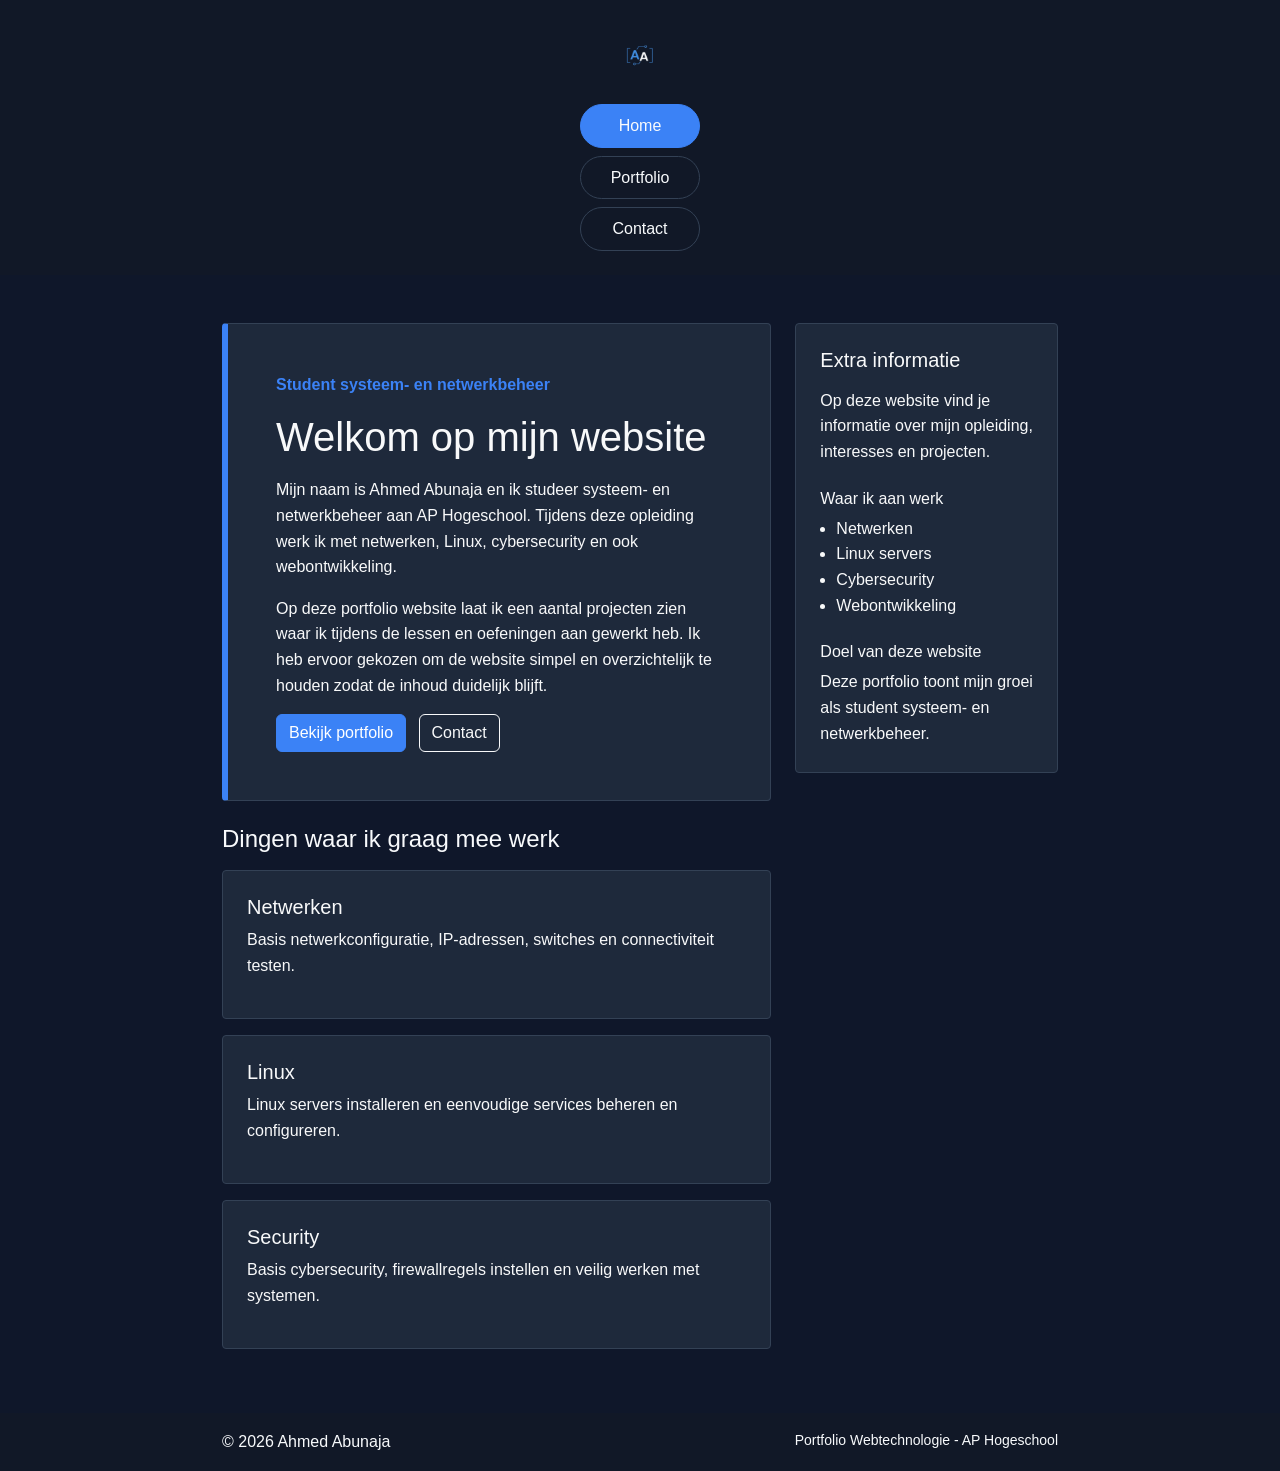
<file: index.html>
<!doctype html>
<html lang="nl">
  <head>
    <meta charset="UTF-8" />
    <meta name="viewport" content="width=device-width, initial-scale=1.0" />
    <title>Home | Ahmed Abunaja</title>

    <link
      href="https://cdn.jsdelivr.net/npm/bootstrap@5.3.3/dist/css/bootstrap.min.css"
      rel="stylesheet"
    />

    <link rel="stylesheet" href="css/style.css" />
  </head>

  <body class="d-flex flex-column min-vh-100">
    <header class="sticky-top">
      <nav class="navbar navbar-dark site-navbar py-4">
        <div
          class="container d-flex flex-column align-items-center justify-content-center gap-3"
        >
          <a class="navbar-brand m-0 p-0" href="index.html">
            <img src="assets/images/logo.png" alt="AA logo" class="logo-img" />
          </a>

          <button
            class="navbar-toggler"
            type="button"
            data-bs-toggle="collapse"
            data-bs-target="#mainNav"
          >
            <span class="navbar-toggler-icon"></span>
          </button>

          <div class="collapse navbar-collapse show" id="mainNav">
            <ul class="navbar-nav flex-column align-items-center gap-2 ms-0">
              <li class="nav-item">
                <a
                  class="nav-link active rounded-pill text-center px-4"
                  href="index.html"
                  >Home</a
                >
              </li>

              <li class="nav-item">
                <a
                  class="nav-link rounded-pill text-center px-4"
                  href="portfolio.html"
                  >Portfolio</a
                >
              </li>

              <li class="nav-item">
                <a
                  class="nav-link rounded-pill text-center px-4"
                  href="contact.html"
                  >Contact</a
                >
              </li>
            </ul>
          </div>
        </div>
      </nav>
    </header>

    <div class="container py-5 flex-grow-1">
      <div class="row g-4">
        <main class="col-lg-8">
          <section class="hero-box p-4 p-md-5 mb-4 text-light rounded-1 border">
            <p class="text-blue">Student systeem- en netwerkbeheer</p>

            <h1 class="mb-3">Welkom op mijn website</h1>

            <p>
              Mijn naam is Ahmed Abunaja en ik studeer systeem- en netwerkbeheer
              aan AP Hogeschool. Tijdens deze opleiding werk ik met netwerken,
              Linux, cybersecurity en ook webontwikkeling.
            </p>

            <p>
              Op deze portfolio website laat ik een aantal projecten zien waar
              ik tijdens de lessen en oefeningen aan gewerkt heb. Ik heb ervoor
              gekozen om de website simpel en overzichtelijk te houden zodat de
              inhoud duidelijk blijft.
            </p>

            <a href="portfolio.html" class="btn btn-primary me-2">
              Bekijk portfolio
            </a>

            <a href="contact.html" class="btn btn-outline-light"> Contact </a>
          </section>

          <section>
            <h2 class="h4 mb-3">Dingen waar ik graag mee werk</h2>

            <div class="d-block">
              <div class="w-100 mb-3">
                <article
                  class="simple-box h-100 p-4 text-light rounded-1 border"
                >
                  <h3 class="h5">Netwerken</h3>

                  <p>
                    Basis netwerkconfiguratie, IP-adressen, switches en
                    connectiviteit testen.
                  </p>
                </article>
              </div>

              <div class="w-100 mb-3">
                <article
                  class="simple-box h-100 p-4 text-light rounded-1 border"
                >
                  <h3 class="h5">Linux</h3>

                  <p>
                    Linux servers installeren en eenvoudige services beheren en
                    configureren.
                  </p>
                </article>
              </div>

              <div class="w-100 mb-3">
                <article
                  class="simple-box h-100 p-4 text-light rounded-1 border"
                >
                  <h3 class="h5">Security</h3>

                  <p>
                    Basis cybersecurity, firewallregels instellen en veilig
                    werken met systemen.
                  </p>
                </article>
              </div>
            </div>
          </section>
        </main>

        <aside class="col-lg-4">
          <section class="simple-box aside-box p-4 text-light rounded-1 border">
            <h2 class="h5 mb-3">Extra informatie</h2>

            <p>
              Op deze website vind je informatie over mijn opleiding, interesses
              en projecten.
            </p>

            <h3 class="h6 mt-4">Waar ik aan werk</h3>

            <ul class="ps-3">
              <li>Netwerken</li>
              <li>Linux servers</li>
              <li>Cybersecurity</li>
              <li>Webontwikkeling</li>
            </ul>

            <h3 class="h6 mt-4">Doel van deze website</h3>

            <p>
              Deze portfolio toont mijn groei als student systeem- en
              netwerkbeheer.
            </p>
          </section>
        </aside>
      </div>
    </div>

    <footer class="footer-simple py-3 mt-auto text-center">
      <div
        class="container d-flex flex-column flex-md-row justify-content-between gap-2"
      >
        <p class="mb-0">&copy; <span id="year">2026</span> Ahmed Abunaja</p>

        <p class="mb-0 small">Portfolio Webtechnologie - AP Hogeschool</p>
      </div>
    </footer>

    <script src="https://cdn.jsdelivr.net/npm/bootstrap@5.3.3/dist/js/bootstrap.bundle.min.js"></script>

    <script src="js/script.js"></script>
  </body>
</html>
</file>
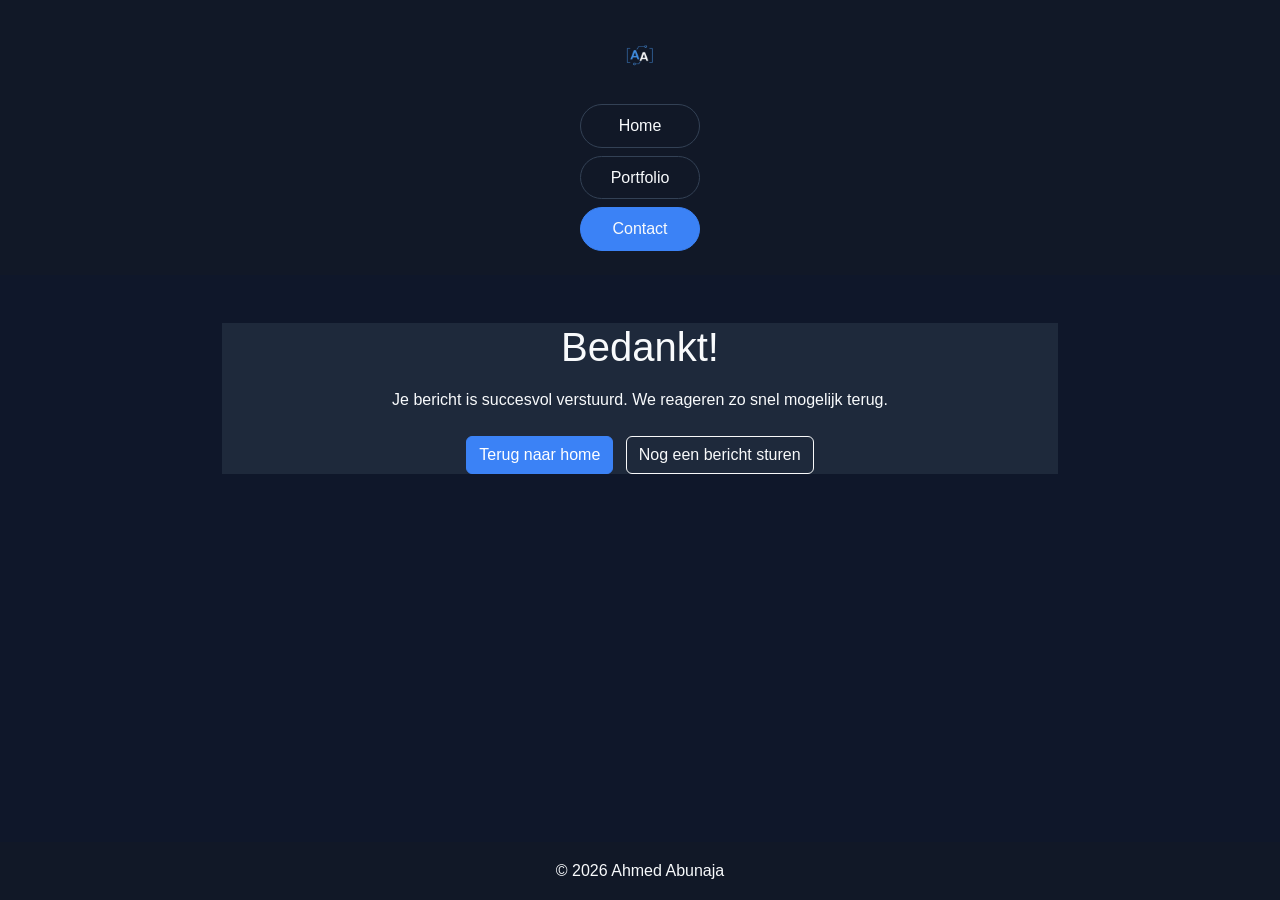
<file: bedankt.html>
<!doctype html>
<html lang="nl">
  <head>
    <meta charset="UTF-8" />
    <meta name="viewport" content="width=device-width, initial-scale=1.0" />
    <title>Bedankt | Ahmed Abunaja</title>
    <link
      href="https://cdn.jsdelivr.net/npm/bootstrap@5.3.3/dist/css/bootstrap.min.css"
      rel="stylesheet"
    />
    <link rel="stylesheet" href="css/style.css" />
  </head>
  <body class="d-flex flex-column min-vh-100">
    <header class="sticky-top">
      <nav class="navbar navbar-dark site-navbar py-4">
        <div
          class="container d-flex flex-column align-items-center justify-content-center gap-3"
        >
          <a class="navbar-brand m-0 p-0" href="index.html">
            <img src="assets/images/logo.png" alt="AA logo" class="logo-img" />
          </a>
          <button
            class="navbar-toggler"
            type="button"
            data-bs-toggle="collapse"
            data-bs-target="#mainNav"
          >
            <span class="navbar-toggler-icon"></span>
          </button>
          <div class="collapse navbar-collapse show" id="mainNav">
            <ul class="navbar-nav flex-column align-items-center gap-2 ms-0">
              <li class="nav-item">
                <a
                  class="nav-link rounded-pill text-center px-4"
                  href="index.html"
                  >Home</a
                >
              </li>
              <li class="nav-item">
                <a
                  class="nav-link rounded-pill text-center px-4"
                  href="portfolio.html"
                  >Portfolio</a
                >
              </li>
              <li class="nav-item">
                <a
                  class="nav-link active rounded-pill text-center px-4"
                  href="contact.html"
                  >Contact</a
                >
              </li>
            </ul>
          </div>
        </div>
      </nav>
    </header>

    <div class="container py-5 flex-grow-1">
      <main class="simple-box text-center">
        <h1 class="mb-3">Bedankt!</h1>
        <p class="mb-4">
          Je bericht is succesvol verstuurd. We reageren zo snel mogelijk terug.
        </p>
        <a href="index.html" class="btn btn-primary me-2">Terug naar home</a>
        <a href="contact.html" class="btn btn-outline-light"
          >Nog een bericht sturen</a
        >
      </main>
    </div>

    <footer class="footer-simple py-3 mt-auto text-center">
      <div class="container">
        <p class="mb-0">&copy; <span id="year">2026</span> Ahmed Abunaja</p>
      </div>
    </footer>

    <script src="https://cdn.jsdelivr.net/npm/bootstrap@5.3.3/dist/js/bootstrap.bundle.min.js"></script>
    <script src="js/script.js"></script>
  </body>
</html>
</file>
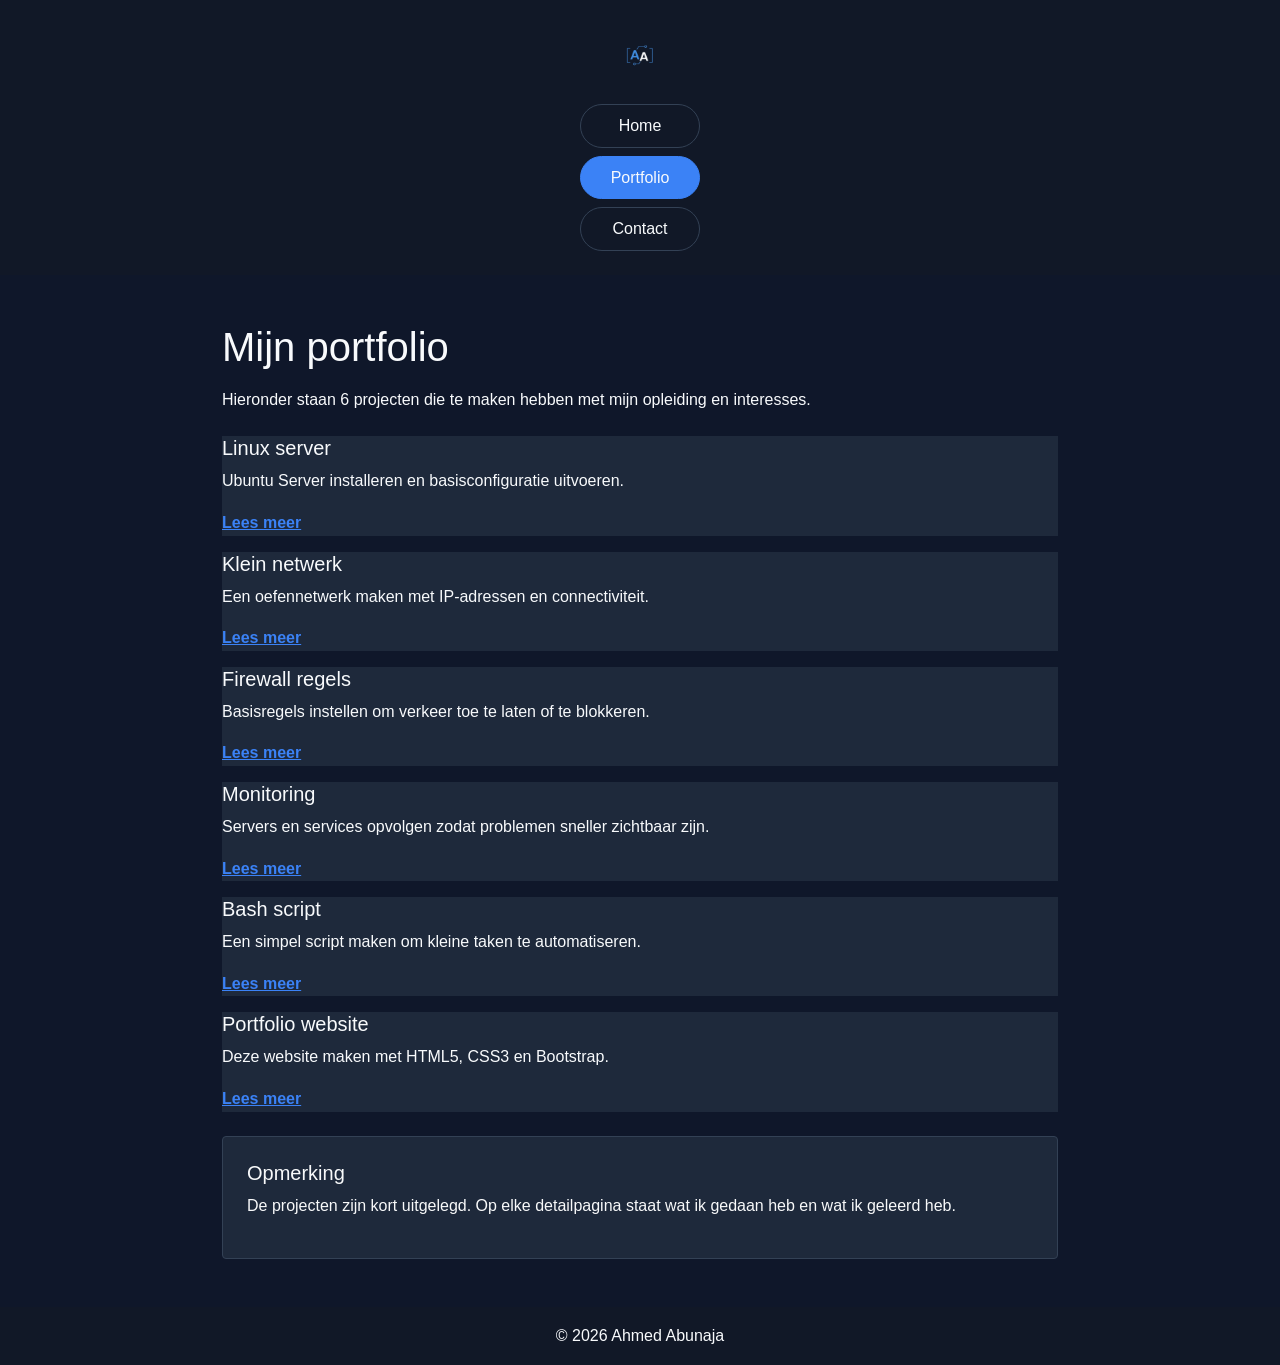
<file: portfolio.html>
<!doctype html>
<html lang="nl">
  <head>
    <meta charset="UTF-8" />
    <meta name="viewport" content="width=device-width, initial-scale=1.0" />
    <title>Portfolio | Ahmed Abunaja</title>
    <link
      href="https://cdn.jsdelivr.net/npm/bootstrap@5.3.3/dist/css/bootstrap.min.css"
      rel="stylesheet"
    />
    <link rel="stylesheet" href="css/style.css" />
  </head>
  <body class="d-flex flex-column min-vh-100">
    <header class="sticky-top">
      <nav class="navbar navbar-dark site-navbar py-4">
        <div
          class="container d-flex flex-column align-items-center justify-content-center gap-3"
        >
          <a class="navbar-brand m-0 p-0" href="index.html"
            ><img src="assets/images/logo.png" alt="AA logo" class="logo-img"
          /></a>
          <button
            class="navbar-toggler"
            type="button"
            data-bs-toggle="collapse"
            data-bs-target="#mainNav"
          >
            <span class="navbar-toggler-icon"></span>
          </button>
          <div class="collapse navbar-collapse show" id="mainNav">
            <ul class="navbar-nav flex-column align-items-center gap-2 ms-0">
              <li class="nav-item">
                <a
                  class="nav-link rounded-pill text-center px-4"
                  href="index.html"
                  >Home</a
                >
              </li>
              <li class="nav-item">
                <a
                  class="nav-link active rounded-pill text-center px-4"
                  href="portfolio.html"
                  >Portfolio</a
                >
              </li>
              <li class="nav-item">
                <a
                  class="nav-link rounded-pill text-center px-4"
                  href="contact.html"
                  >Contact</a
                >
              </li>
            </ul>
          </div>
        </div>
      </nav>
    </header>

    <div class="container py-5 flex-grow-1">
      <div class="d-block">
        <main class="w-100">
          <h1 class="mb-3">Mijn portfolio</h1>
          <p class="mb-4">
            Hieronder staan 6 projecten die te maken hebben met mijn opleiding
            en interesses.
          </p>
          <div class="d-block">
            <div class="w-100 mb-3">
              <article class="simple-box project-card h-100">
                <h2 class="h5">Linux server</h2>
                <p>Ubuntu Server installeren en basisconfiguratie uitvoeren.</p>
                <a href="project1.html">Lees meer</a>
              </article>
            </div>
            <div class="w-100 mb-3">
              <article class="simple-box project-card h-100">
                <h2 class="h5">Klein netwerk</h2>
                <p>Een oefennetwerk maken met IP-adressen en connectiviteit.</p>
                <a href="project2.html">Lees meer</a>
              </article>
            </div>
            <div class="w-100 mb-3">
              <article class="simple-box project-card h-100">
                <h2 class="h5">Firewall regels</h2>
                <p>
                  Basisregels instellen om verkeer toe te laten of te blokkeren.
                </p>
                <a href="project3.html">Lees meer</a>
              </article>
            </div>
            <div class="w-100 mb-3">
              <article class="simple-box project-card h-100">
                <h2 class="h5">Monitoring</h2>
                <p>
                  Servers en services opvolgen zodat problemen sneller zichtbaar
                  zijn.
                </p>
                <a href="project4.html">Lees meer</a>
              </article>
            </div>
            <div class="w-100 mb-3">
              <article class="simple-box project-card h-100">
                <h2 class="h5">Bash script</h2>
                <p>Een simpel script maken om kleine taken te automatiseren.</p>
                <a href="project5.html">Lees meer</a>
              </article>
            </div>
            <div class="w-100 mb-3">
              <article class="simple-box project-card h-100">
                <h2 class="h5">Portfolio website</h2>
                <p>Deze website maken met HTML5, CSS3 en Bootstrap.</p>
                <a href="project6.html">Lees meer</a>
              </article>
            </div>
          </div>
        </main>
        <aside class="w-100 mt-4">
          <div class="simple-box p-4 text-light rounded-1 border">
            <h2 class="h5">Opmerking</h2>
            <p>
              De projecten zijn kort uitgelegd. Op elke detailpagina staat wat
              ik gedaan heb en wat ik geleerd heb.
            </p>
          </div>
        </aside>
      </div>
    </div>

    <footer class="footer-simple py-3 mt-auto text-center">
      <div class="container">
        <p class="mb-0">&copy; <span id="year">2026</span> Ahmed Abunaja</p>
      </div>
    </footer>
    <script src="https://cdn.jsdelivr.net/npm/bootstrap@5.3.3/dist/js/bootstrap.bundle.min.js"></script>
    <script src="js/script.js"></script>
  </body>
</html>
</file>
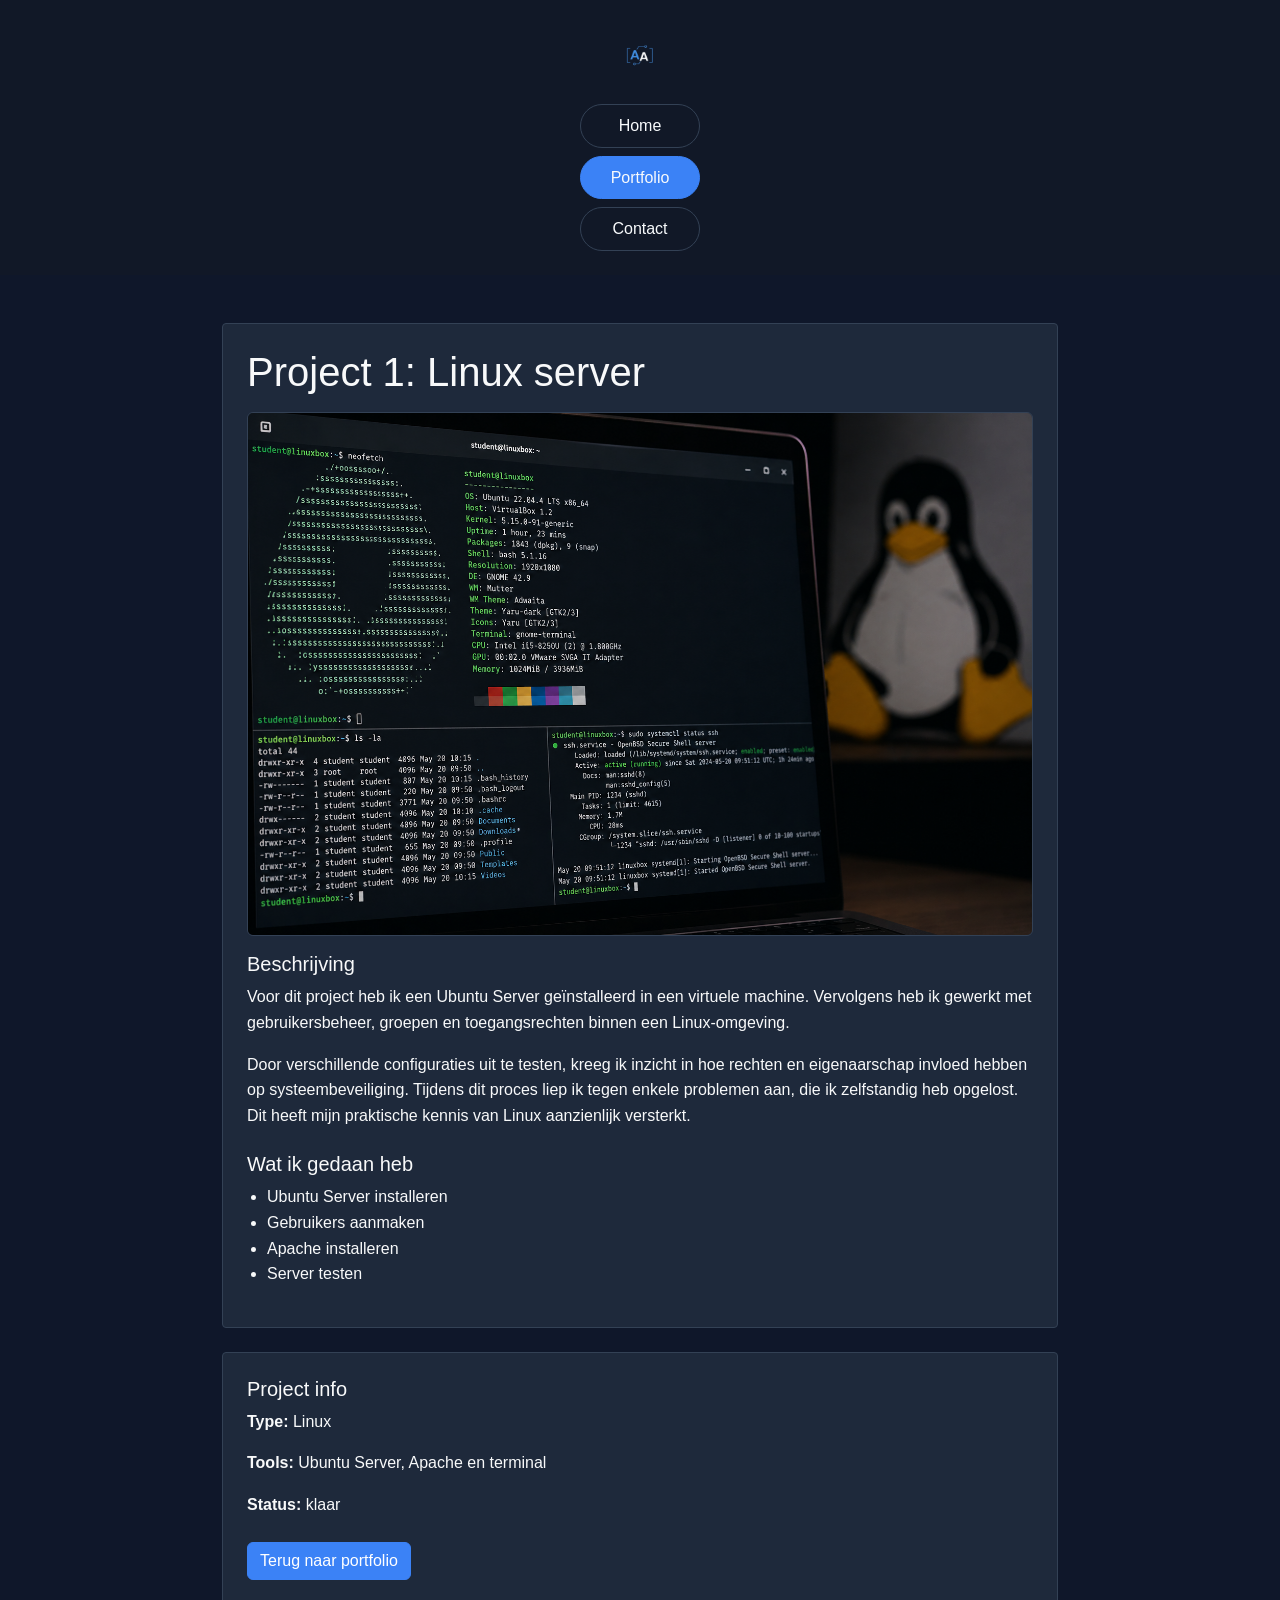
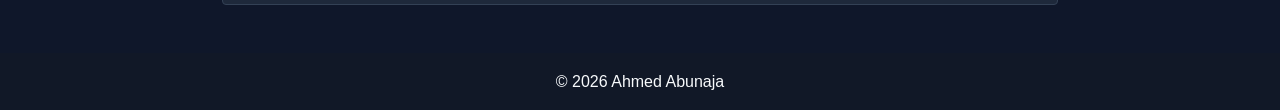
<file: project1.html>
<!doctype html>
<html lang="nl">
  <head>
    <meta charset="UTF-8" />
    <meta name="viewport" content="width=device-width, initial-scale=1.0" />
    <title>Project 1: Linux server | Ahmed Abunaja</title>
    <link
      href="https://cdn.jsdelivr.net/npm/bootstrap@5.3.3/dist/css/bootstrap.min.css"
      rel="stylesheet"
    />
    <link rel="stylesheet" href="css/style.css" />
  </head>
  <body class="d-flex flex-column min-vh-100">
    <header class="sticky-top">
      <nav class="navbar navbar-dark site-navbar py-4">
        <div
          class="container d-flex flex-column align-items-center justify-content-center gap-3"
        >
          <a class="navbar-brand m-0 p-0" href="index.html"
            ><img src="assets/images/logo.png" alt="AA logo" class="logo-img"
          /></a>
          <button
            class="navbar-toggler"
            type="button"
            data-bs-toggle="collapse"
            data-bs-target="#mainNav"
          >
            <span class="navbar-toggler-icon"></span>
          </button>
          <div class="collapse navbar-collapse show" id="mainNav">
            <ul class="navbar-nav flex-column align-items-center gap-2 ms-0">
              <li class="nav-item">
                <a
                  class="nav-link rounded-pill text-center px-4"
                  href="index.html"
                  >Home</a
                >
              </li>
              <li class="nav-item">
                <a
                  class="nav-link active rounded-pill text-center px-4"
                  href="project1.html"
                  >Portfolio</a
                >
              </li>
              <li class="nav-item">
                <a
                  class="nav-link rounded-pill text-center px-4"
                  href="contact.html"
                  >Contact</a
                >
              </li>
            </ul>
          </div>
        </div>
      </nav>
    </header>
    <div class="container py-5 flex-grow-1">
      <div class="d-block">
        <main class="w-100">
          <article class="simple-box p-4 text-light rounded-1 border">
            <h1 class="mb-3">Project 1: Linux server</h1>
            <figure>
              <img
                src="assets/images/linuxserver.png"
                alt="Linux server screenshot"
                class="img-fluid rounded"
              />
            </figure>
            <h2 class="h5">Beschrijving</h2>
            <p>
              Voor dit project heb ik een Ubuntu Server geïnstalleerd in een
              virtuele machine. Vervolgens heb ik gewerkt met gebruikersbeheer,
              groepen en toegangsrechten binnen een Linux-omgeving.
            </p>
            <p>
              Door verschillende configuraties uit te testen, kreeg ik inzicht
              in hoe rechten en eigenaarschap invloed hebben op
              systeembeveiliging. Tijdens dit proces liep ik tegen enkele
              problemen aan, die ik zelfstandig heb opgelost. Dit heeft mijn
              praktische kennis van Linux aanzienlijk versterkt.
            </p>
            <h2 class="h5 mt-4">Wat ik gedaan heb</h2>
            <ul>
              <li>Ubuntu Server installeren</li>
              <li>Gebruikers aanmaken</li>
              <li>Apache installeren</li>
              <li>Server testen</li>
            </ul>
          </article>
        </main>
        <aside class="w-100 mt-4">
          <div class="simple-box p-4 text-light rounded-1 border">
            <h2 class="h5">Project info</h2>
            <p><strong>Type:</strong> Linux</p>
            <p><strong>Tools:</strong> Ubuntu Server, Apache en terminal</p>
            <p><strong>Status:</strong> klaar</p>
            <a href="portfolio.html" class="btn btn-primary mt-2"
              >Terug naar portfolio</a
            >
          </div>
        </aside>
      </div>
    </div>
    <footer class="footer-simple py-3 mt-auto text-center">
      <div class="container">
        <p class="mb-0">&copy; <span id="year">2026</span> Ahmed Abunaja</p>
      </div>
    </footer>
    <script src="https://cdn.jsdelivr.net/npm/bootstrap@5.3.3/dist/js/bootstrap.bundle.min.js"></script>
    <script src="js/script.js"></script>
  </body>
</html>
</file>
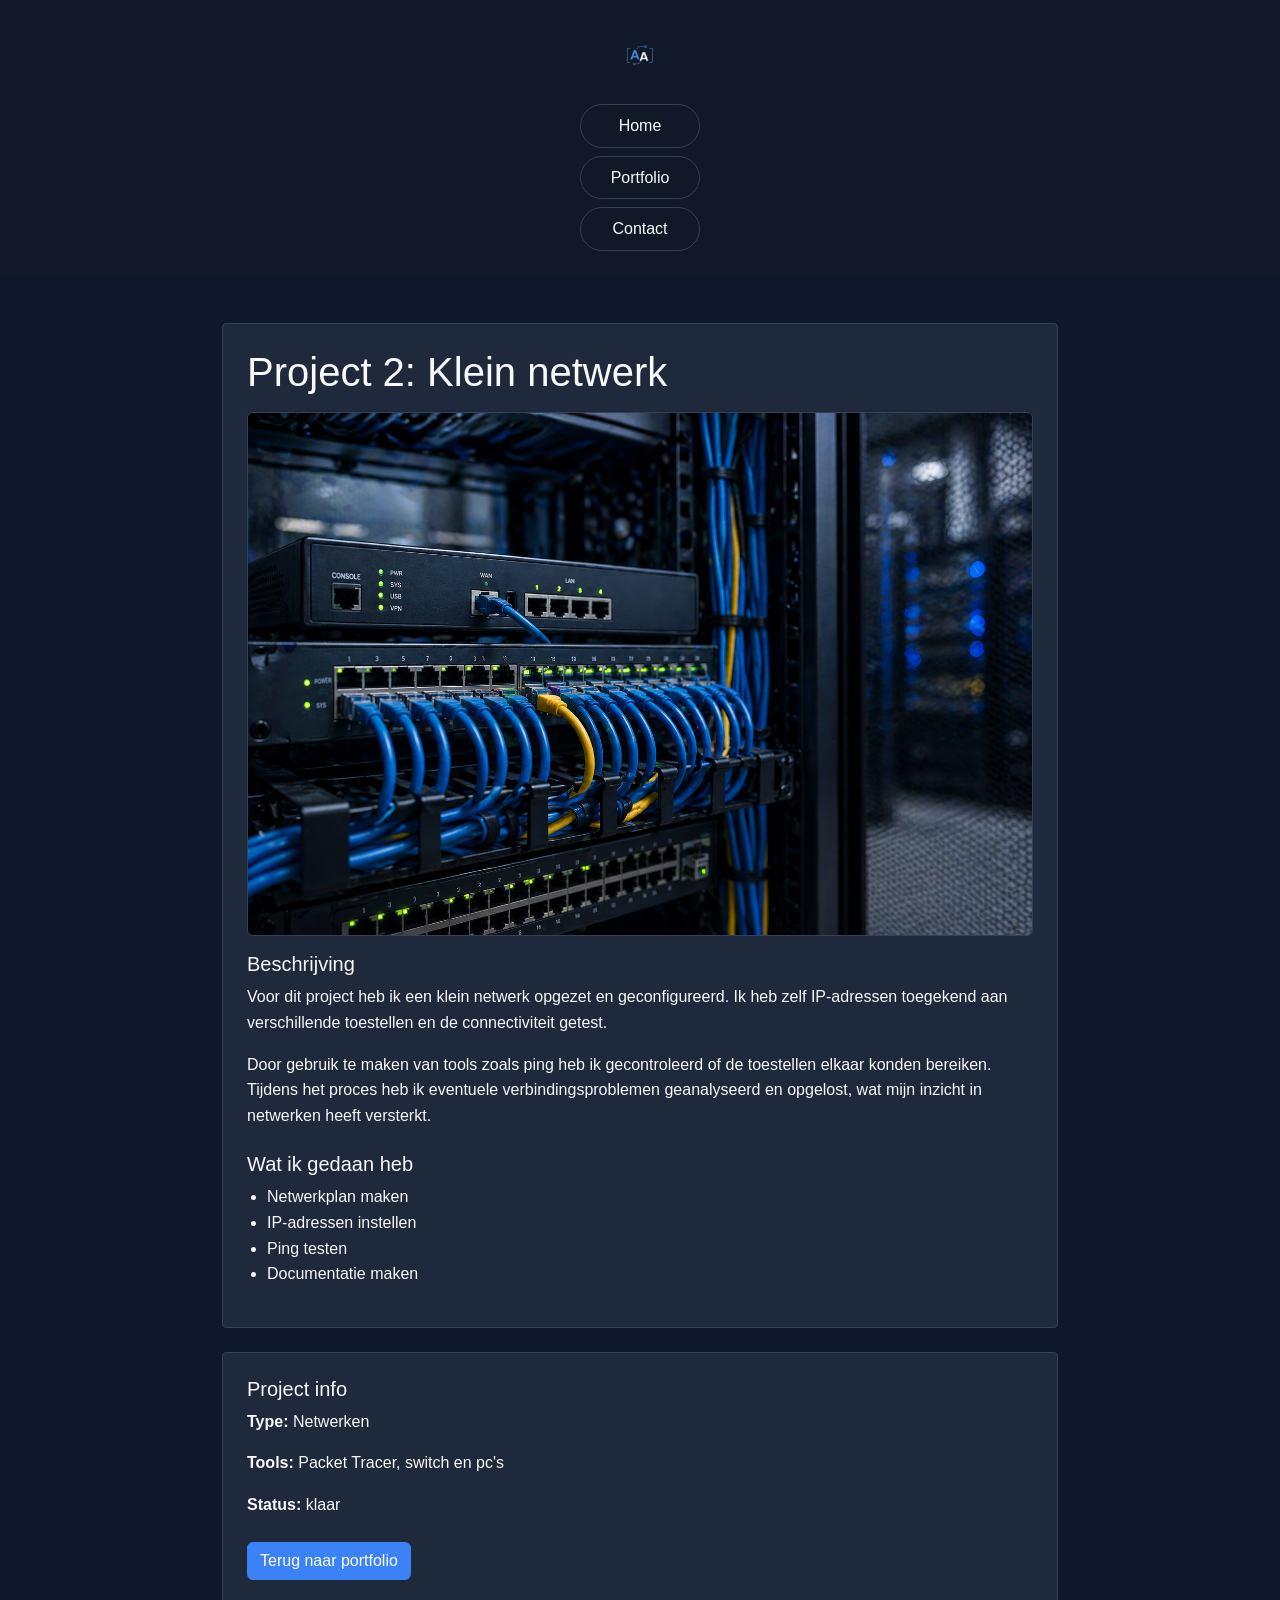
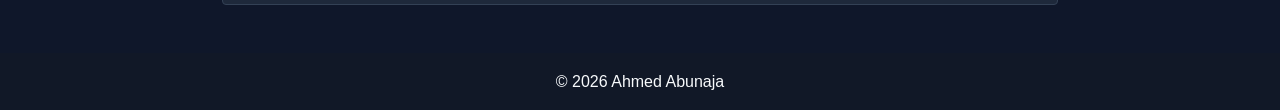
<file: project2.html>
<!doctype html>
<html lang="nl">
  <head>
    <meta charset="UTF-8" />
    <meta name="viewport" content="width=device-width, initial-scale=1.0" />
    <title>Project 2: Klein netwerk | Ahmed Abunaja</title>
    <link
      href="https://cdn.jsdelivr.net/npm/bootstrap@5.3.3/dist/css/bootstrap.min.css"
      rel="stylesheet"
    />
    <link rel="stylesheet" href="css/style.css" />
  </head>
  <body class="d-flex flex-column min-vh-100">
    <header class="sticky-top">
      <nav class="navbar navbar-dark site-navbar py-4">
        <div
          class="container d-flex flex-column align-items-center justify-content-center gap-3"
        >
          <a class="navbar-brand m-0 p-0" href="index.html"
            ><img src="assets/images/logo.png" alt="AA logo" class="logo-img"
          /></a>
          <button
            class="navbar-toggler"
            type="button"
            data-bs-toggle="collapse"
            data-bs-target="#mainNav"
          >
            <span class="navbar-toggler-icon"></span>
          </button>
          <div class="collapse navbar-collapse show" id="mainNav">
            <ul class="navbar-nav flex-column align-items-center gap-2 ms-0">
              <li class="nav-item">
                <a
                  class="nav-link rounded-pill text-center px-4"
                  href="index.html"
                  >Home</a
                >
              </li>
              <li class="nav-item">
                <a
                  class="nav-link rounded-pill text-center px-4"
                  href="portfolio.html"
                  >Portfolio</a
                >
              </li>
              <li class="nav-item">
                <a
                  class="nav-link rounded-pill text-center px-4"
                  href="contact.html"
                  >Contact</a
                >
              </li>
            </ul>
          </div>
        </div>
      </nav>
    </header>
    <div class="container py-5 flex-grow-1">
      <div class="d-block">
        <main class="w-100">
          <article class="simple-box p-4 text-light rounded-1 border">
            <h1 class="mb-3">Project 2: Klein netwerk</h1>
            <figure>
              <img
                src="assets/images/netwerk.png"
                alt="Linux server screenshot"
                class="img-fluid rounded"
              />
            </figure>
            <h2 class="h5">Beschrijving</h2>
            <p>
              Voor dit project heb ik een klein netwerk opgezet en
              geconfigureerd. Ik heb zelf IP-adressen toegekend aan
              verschillende toestellen en de connectiviteit getest.
            </p>
            <p>
              Door gebruik te maken van tools zoals ping heb ik gecontroleerd of
              de toestellen elkaar konden bereiken. Tijdens het proces heb ik
              eventuele verbindingsproblemen geanalyseerd en opgelost, wat mijn
              inzicht in netwerken heeft versterkt.
            </p>
            <h2 class="h5 mt-4">Wat ik gedaan heb</h2>
            <ul>
              <li>Netwerkplan maken</li>
              <li>IP-adressen instellen</li>
              <li>Ping testen</li>
              <li>Documentatie maken</li>
            </ul>
          </article>
        </main>
        <aside class="w-100 mt-4">
          <div class="simple-box p-4 text-light rounded-1 border">
            <h2 class="h5">Project info</h2>
            <p><strong>Type:</strong> Netwerken</p>
            <p><strong>Tools:</strong> Packet Tracer, switch en pc's</p>
            <p><strong>Status:</strong> klaar</p>
            <a href="portfolio.html" class="btn btn-primary mt-2"
              >Terug naar portfolio</a
            >
          </div>
        </aside>
      </div>
    </div>
    <footer class="footer-simple py-3 mt-auto text-center">
      <div class="container">
        <p class="mb-0">&copy; <span id="year">2026</span> Ahmed Abunaja</p>
      </div>
    </footer>
    <script src="https://cdn.jsdelivr.net/npm/bootstrap@5.3.3/dist/js/bootstrap.bundle.min.js"></script>
    <script src="js/script.js"></script>
  </body>
</html>
</file>
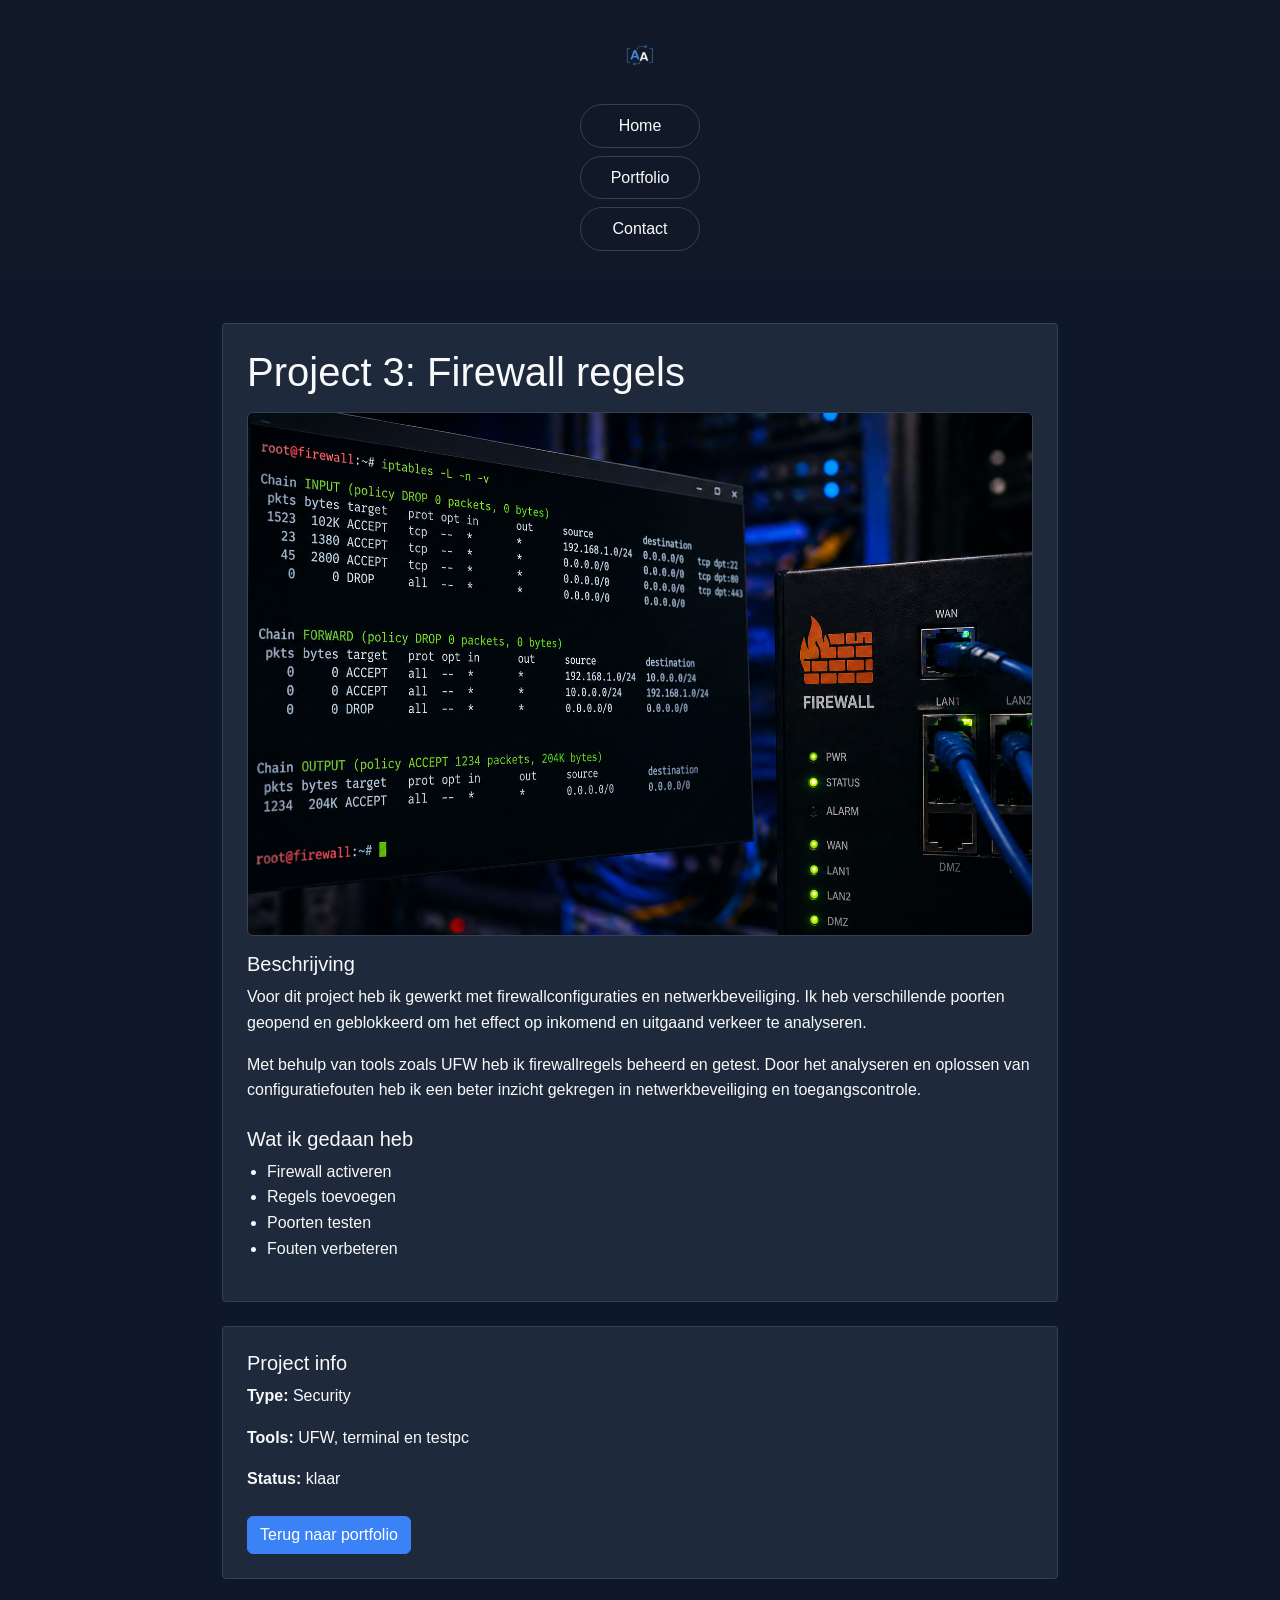
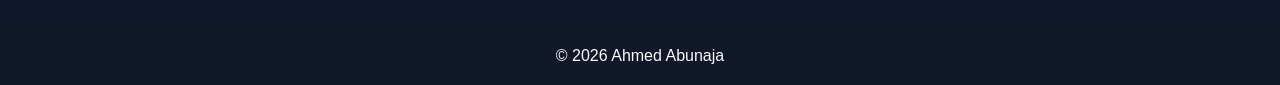
<file: project3.html>
<!doctype html>
<html lang="nl">
  <head>
    <meta charset="UTF-8" />
    <meta name="viewport" content="width=device-width, initial-scale=1.0" />
    <title>Project 3: Firewall regels | Ahmed Abunaja</title>
    <link
      href="https://cdn.jsdelivr.net/npm/bootstrap@5.3.3/dist/css/bootstrap.min.css"
      rel="stylesheet"
    />
    <link rel="stylesheet" href="css/style.css" />
  </head>
  <body class="d-flex flex-column min-vh-100">
    <header class="sticky-top">
      <nav class="navbar navbar-dark site-navbar py-4">
        <div
          class="container d-flex flex-column align-items-center justify-content-center gap-3"
        >
          <a class="navbar-brand m-0 p-0" href="index.html"
            ><img src="assets/images/logo.png" alt="AA logo" class="logo-img"
          /></a>
          <button
            class="navbar-toggler"
            type="button"
            data-bs-toggle="collapse"
            data-bs-target="#mainNav"
          >
            <span class="navbar-toggler-icon"></span>
          </button>
          <div class="collapse navbar-collapse show" id="mainNav">
            <ul class="navbar-nav flex-column align-items-center gap-2 ms-0">
              <li class="nav-item">
                <a
                  class="nav-link rounded-pill text-center px-4"
                  href="index.html"
                  >Home</a
                >
              </li>
              <li class="nav-item">
                <a
                  class="nav-link rounded-pill text-center px-4"
                  href="portfolio.html"
                  >Portfolio</a
                >
              </li>
              <li class="nav-item">
                <a
                  class="nav-link rounded-pill text-center px-4"
                  href="contact.html"
                  >Contact</a
                >
              </li>
            </ul>
          </div>
        </div>
      </nav>
    </header>
    <div class="container py-5 flex-grow-1">
      <div class="d-block">
        <main class="w-100">
          <article class="simple-box p-4 text-light rounded-1 border">
            <h1 class="mb-3">Project 3: Firewall regels</h1>
            <figure>
              <img
                src="assets/images/firewall.png"
                alt="Linux server screenshot"
                class="img-fluid rounded"
              />
            </figure>
            <h2 class="h5">Beschrijving</h2>
            <p>
              Voor dit project heb ik gewerkt met firewallconfiguraties en
              netwerkbeveiliging. Ik heb verschillende poorten geopend en
              geblokkeerd om het effect op inkomend en uitgaand verkeer te
              analyseren.
            </p>
            <p>
              Met behulp van tools zoals UFW heb ik firewallregels beheerd en
              getest. Door het analyseren en oplossen van configuratiefouten heb
              ik een beter inzicht gekregen in netwerkbeveiliging en
              toegangscontrole.
            </p>
            <h2 class="h5 mt-4">Wat ik gedaan heb</h2>
            <ul>
              <li>Firewall activeren</li>
              <li>Regels toevoegen</li>
              <li>Poorten testen</li>
              <li>Fouten verbeteren</li>
            </ul>
          </article>
        </main>
        <aside class="w-100 mt-4">
          <div class="simple-box p-4 text-light rounded-1 border">
            <h2 class="h5">Project info</h2>
            <p><strong>Type:</strong> Security</p>
            <p><strong>Tools:</strong> UFW, terminal en testpc</p>
            <p><strong>Status:</strong> klaar</p>
            <a href="portfolio.html" class="btn btn-primary mt-2"
              >Terug naar portfolio</a
            >
          </div>
        </aside>
      </div>
    </div>
    <footer class="footer-simple py-3 mt-auto text-center">
      <div class="container">
        <p class="mb-0">&copy; <span id="year">2026</span> Ahmed Abunaja</p>
      </div>
    </footer>
    <script src="https://cdn.jsdelivr.net/npm/bootstrap@5.3.3/dist/js/bootstrap.bundle.min.js"></script>
    <script src="js/script.js"></script>
  </body>
</html>
</file>
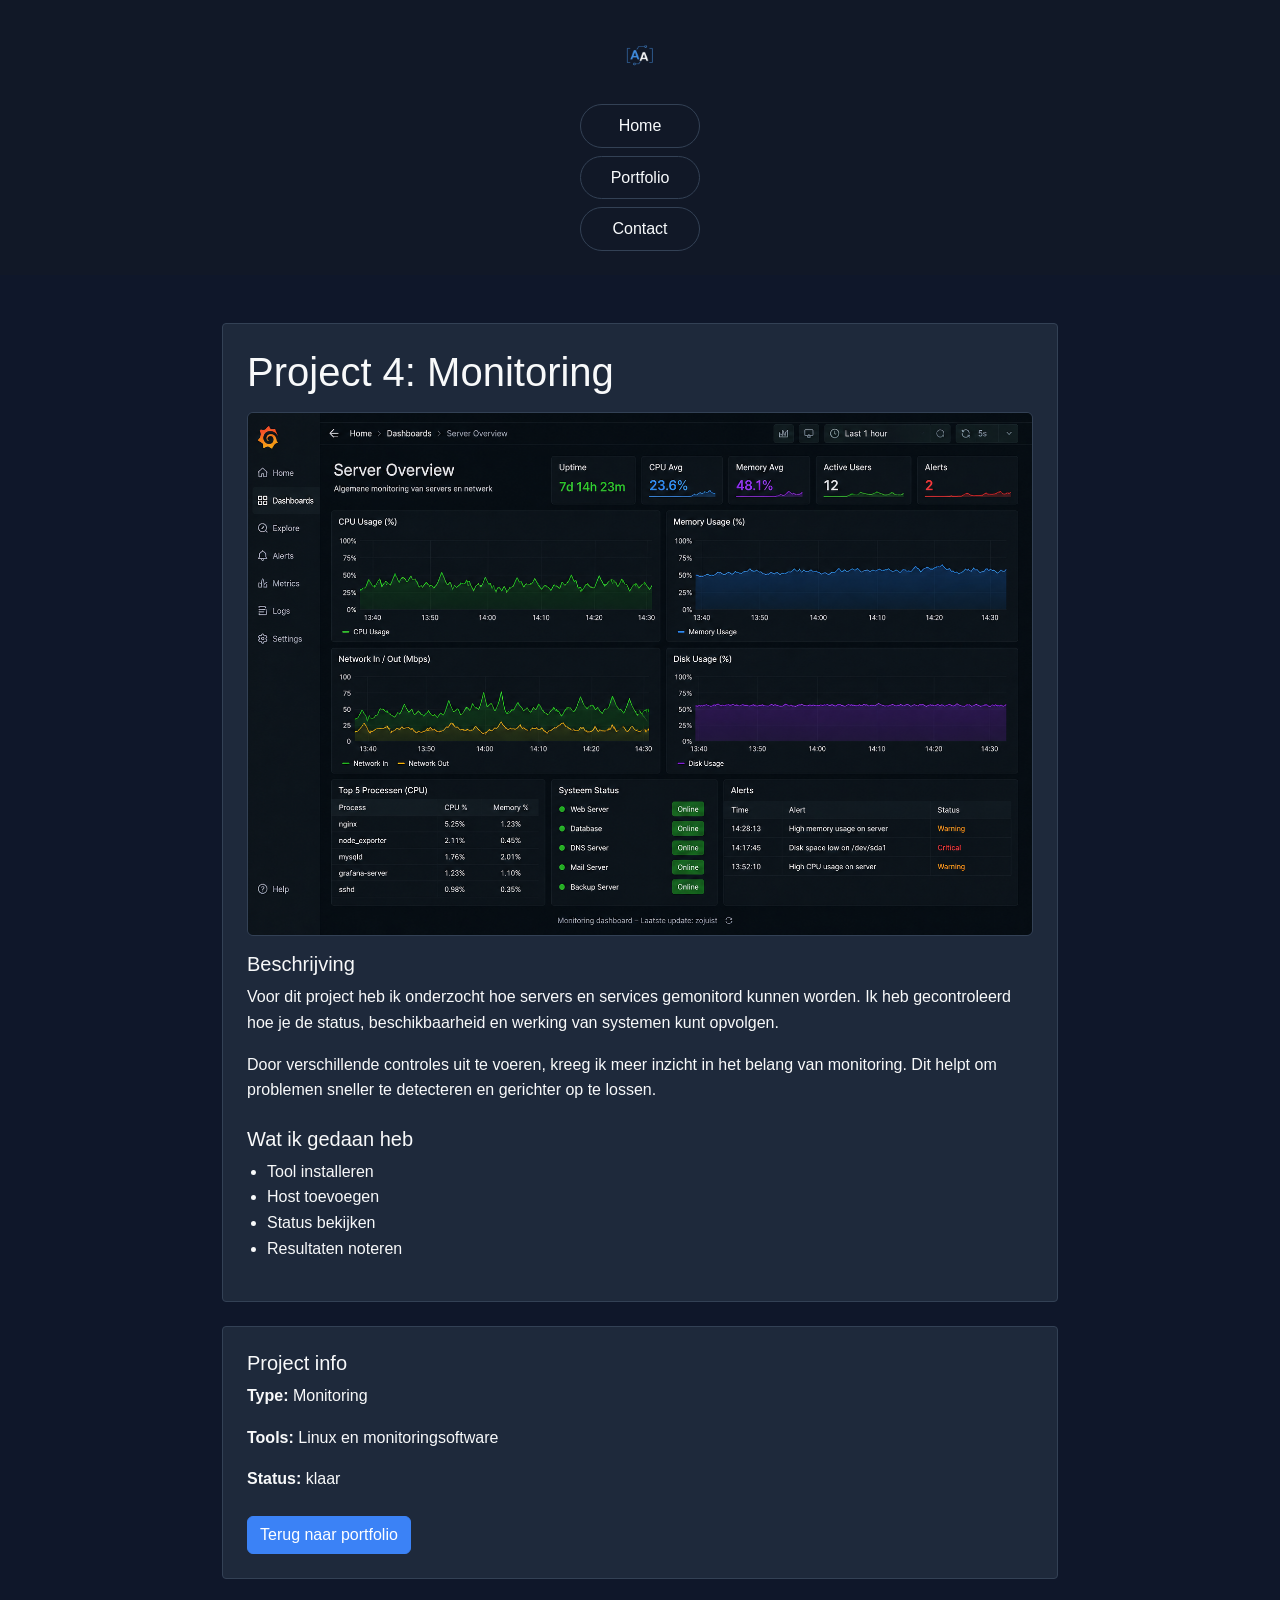
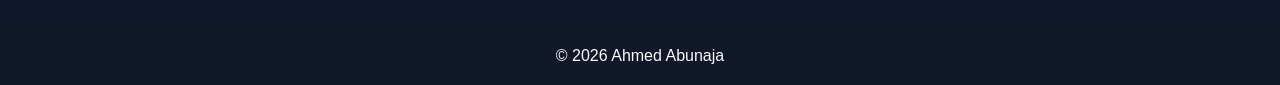
<file: project4.html>
<!doctype html>
<html lang="nl">
  <head>
    <meta charset="UTF-8" />
    <meta name="viewport" content="width=device-width, initial-scale=1.0" />
    <title>Project 4: Monitoring | Ahmed Abunaja</title>
    <link
      href="https://cdn.jsdelivr.net/npm/bootstrap@5.3.3/dist/css/bootstrap.min.css"
      rel="stylesheet"
    />
    <link rel="stylesheet" href="css/style.css" />
  </head>
  <body class="d-flex flex-column min-vh-100">
    <header class="sticky-top">
      <nav class="navbar navbar-dark site-navbar py-4">
        <div
          class="container d-flex flex-column align-items-center justify-content-center gap-3"
        >
          <a class="navbar-brand m-0 p-0" href="index.html"
            ><img src="assets/images/logo.png" alt="AA logo" class="logo-img"
          /></a>
          <button
            class="navbar-toggler"
            type="button"
            data-bs-toggle="collapse"
            data-bs-target="#mainNav"
          >
            <span class="navbar-toggler-icon"></span>
          </button>
          <div class="collapse navbar-collapse show" id="mainNav">
            <ul class="navbar-nav flex-column align-items-center gap-2 ms-0">
              <li class="nav-item">
                <a
                  class="nav-link rounded-pill text-center px-4"
                  href="index.html"
                  >Home</a
                >
              </li>
              <li class="nav-item">
                <a
                  class="nav-link rounded-pill text-center px-4"
                  href="portfolio.html"
                  >Portfolio</a
                >
              </li>
              <li class="nav-item">
                <a
                  class="nav-link rounded-pill text-center px-4"
                  href="contact.html"
                  >Contact</a
                >
              </li>
            </ul>
          </div>
        </div>
      </nav>
    </header>
    <div class="container py-5 flex-grow-1">
      <div class="d-block">
        <main class="w-100">
          <article class="simple-box p-4 text-light rounded-1 border">
            <h1 class="mb-3">Project 4: Monitoring</h1>
            <figure>
              <img
                src="assets/images/monitoring.png"
                alt="Linux server screenshot"
                class="img-fluid rounded"
              />
            </figure>
            <h2 class="h5">Beschrijving</h2>
            <p>
              Voor dit project heb ik onderzocht hoe servers en services
              gemonitord kunnen worden. Ik heb gecontroleerd hoe je de status,
              beschikbaarheid en werking van systemen kunt opvolgen.
            </p>
            <p>
              Door verschillende controles uit te voeren, kreeg ik meer inzicht
              in het belang van monitoring. Dit helpt om problemen sneller te
              detecteren en gerichter op te lossen.
            </p>
            <h2 class="h5 mt-4">Wat ik gedaan heb</h2>
            <ul>
              <li>Tool installeren</li>
              <li>Host toevoegen</li>
              <li>Status bekijken</li>
              <li>Resultaten noteren</li>
            </ul>
          </article>
        </main>
        <aside class="w-100 mt-4">
          <div class="simple-box p-4 text-light rounded-1 border">
            <h2 class="h5">Project info</h2>
            <p><strong>Type:</strong> Monitoring</p>
            <p><strong>Tools:</strong> Linux en monitoringsoftware</p>
            <p><strong>Status:</strong> klaar</p>
            <a href="portfolio.html" class="btn btn-primary mt-2"
              >Terug naar portfolio</a
            >
          </div>
        </aside>
      </div>
    </div>
    <footer class="footer-simple py-3 mt-auto text-center">
      <div class="container">
        <p class="mb-0">&copy; <span id="year">2026</span> Ahmed Abunaja</p>
      </div>
    </footer>
    <script src="https://cdn.jsdelivr.net/npm/bootstrap@5.3.3/dist/js/bootstrap.bundle.min.js"></script>
    <script src="js/script.js"></script>
  </body>
</html>
</file>
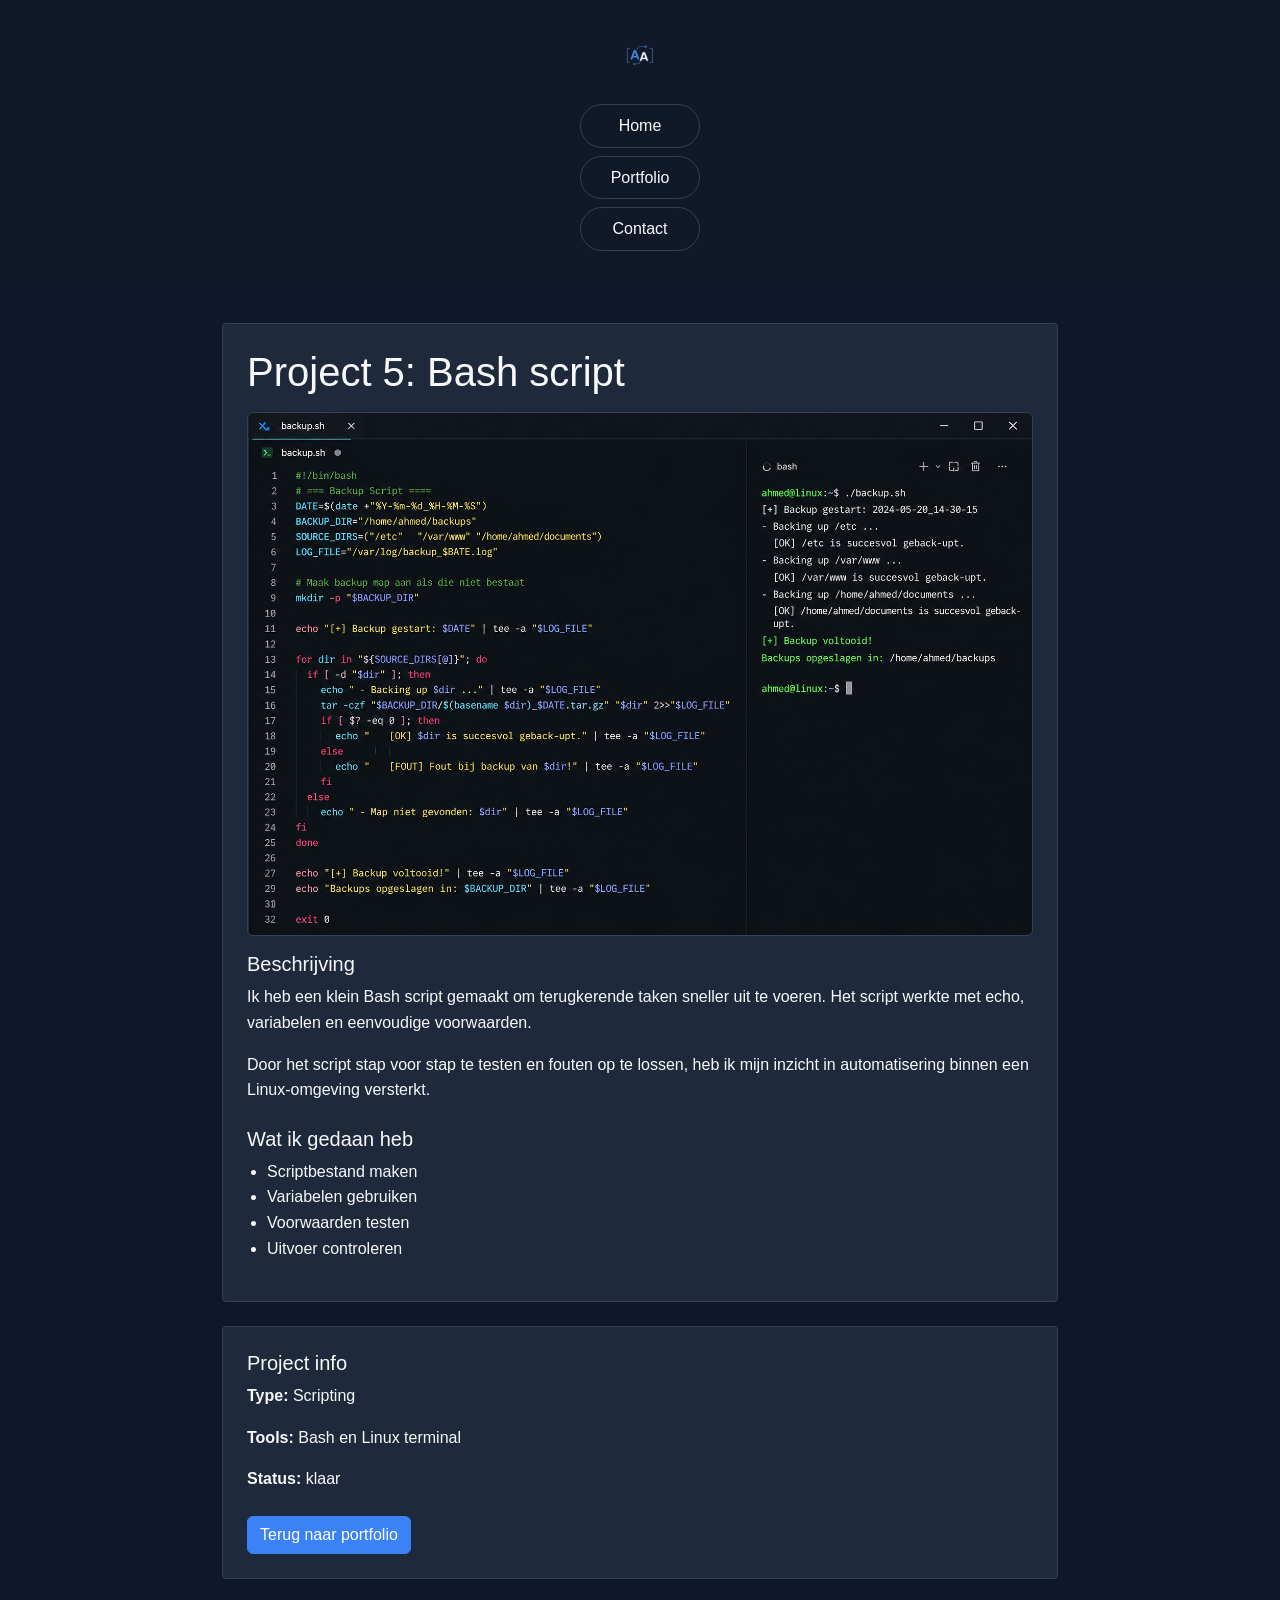
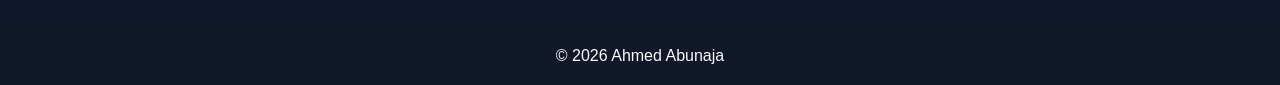
<file: project5.html>
<!doctype html>
<html lang="nl">
  <head>
    <meta charset="UTF-8" />
    <meta name="viewport" content="width=device-width, initial-scale=1.0" />
    <title>Project 5: Bash script | Ahmed Abunaja</title>
    <link
      href="https://cdn.jsdelivr.net/npm/bootstrap@5.3.3/dist/css/bootstrap.min.css"
      rel="stylesheet"
    />
    <link rel="stylesheet" href="css/style.css" />
  </head>
  <body class="d-flex flex-column min-vh-100">
    <header class="sticky-top">
      <nav class="navbar navbar-dark site-navbar py-4">
        <div
          class="container d-flex flex-column align-items-center justify-content-center gap-3"
        >
          <a class="navbar-brand m-0 p-0" href="index.html"
            ><img src="assets/images/logo.png" alt="AA logo" class="logo-img"
          /></a>
          <button
            class="navbar-toggler"
            type="button"
            data-bs-toggle="collapse"
            data-bs-target="#mainNav"
          >
            <span class="navbar-toggler-icon"></span>
          </button>
          <div class="collapse navbar-collapse show" id="mainNav">
            <ul class="navbar-nav flex-column align-items-center gap-2 ms-0">
              <li class="nav-item">
                <a
                  class="nav-link rounded-pill text-center px-4"
                  href="index.html"
                  >Home</a
                >
              </li>
              <li class="nav-item">
                <a
                  class="nav-link rounded-pill text-center px-4"
                  href="portfolio.html"
                  >Portfolio</a
                >
              </li>
              <li class="nav-item">
                <a
                  class="nav-link rounded-pill text-center px-4"
                  href="contact.html"
                  >Contact</a
                >
              </li>
            </ul>
          </div>
        </div>
      </nav>
    </header>
    <div class="container py-5 flex-grow-1">
      <div class="d-block">
        <main class="w-100">
          <article class="simple-box p-4 text-light rounded-1 border">
            <h1 class="mb-3">Project 5: Bash script</h1>
            <figure>
              <img
                src="assets/images/bashscripting.png"
                alt="Linux server screenshot"
                class="img-fluid rounded"
              />
            </figure>
            <h2 class="h5">Beschrijving</h2>
            <p>
              Ik heb een klein Bash script gemaakt om terugkerende taken sneller
              uit te voeren. Het script werkte met echo, variabelen en
              eenvoudige voorwaarden.
            </p>
            <p>
              Door het script stap voor stap te testen en fouten op te lossen,
              heb ik mijn inzicht in automatisering binnen een Linux-omgeving
              versterkt.
            </p>
            <h2 class="h5 mt-4">Wat ik gedaan heb</h2>
            <ul>
              <li>Scriptbestand maken</li>
              <li>Variabelen gebruiken</li>
              <li>Voorwaarden testen</li>
              <li>Uitvoer controleren</li>
            </ul>
          </article>
        </main>
        <aside class="w-100 mt-4">
          <div class="simple-box p-4 text-light rounded-1 border">
            <h2 class="h5">Project info</h2>
            <p><strong>Type:</strong> Scripting</p>
            <p><strong>Tools:</strong> Bash en Linux terminal</p>
            <p><strong>Status:</strong> klaar</p>
            <a href="portfolio.html" class="btn btn-primary mt-2"
              >Terug naar portfolio</a
            >
          </div>
        </aside>
      </div>
    </div>
    <footer class="footer-simple py-3 mt-auto text-center">
      <div class="container">
        <p class="mb-0">&copy; <span id="year">2026</span> Ahmed Abunaja</p>
      </div>
    </footer>
    <script src="https://cdn.jsdelivr.net/npm/bootstrap@5.3.3/dist/js/bootstrap.bundle.min.js"></script>
    <script src="js/script.js"></script>
  </body>
</html>
</file>
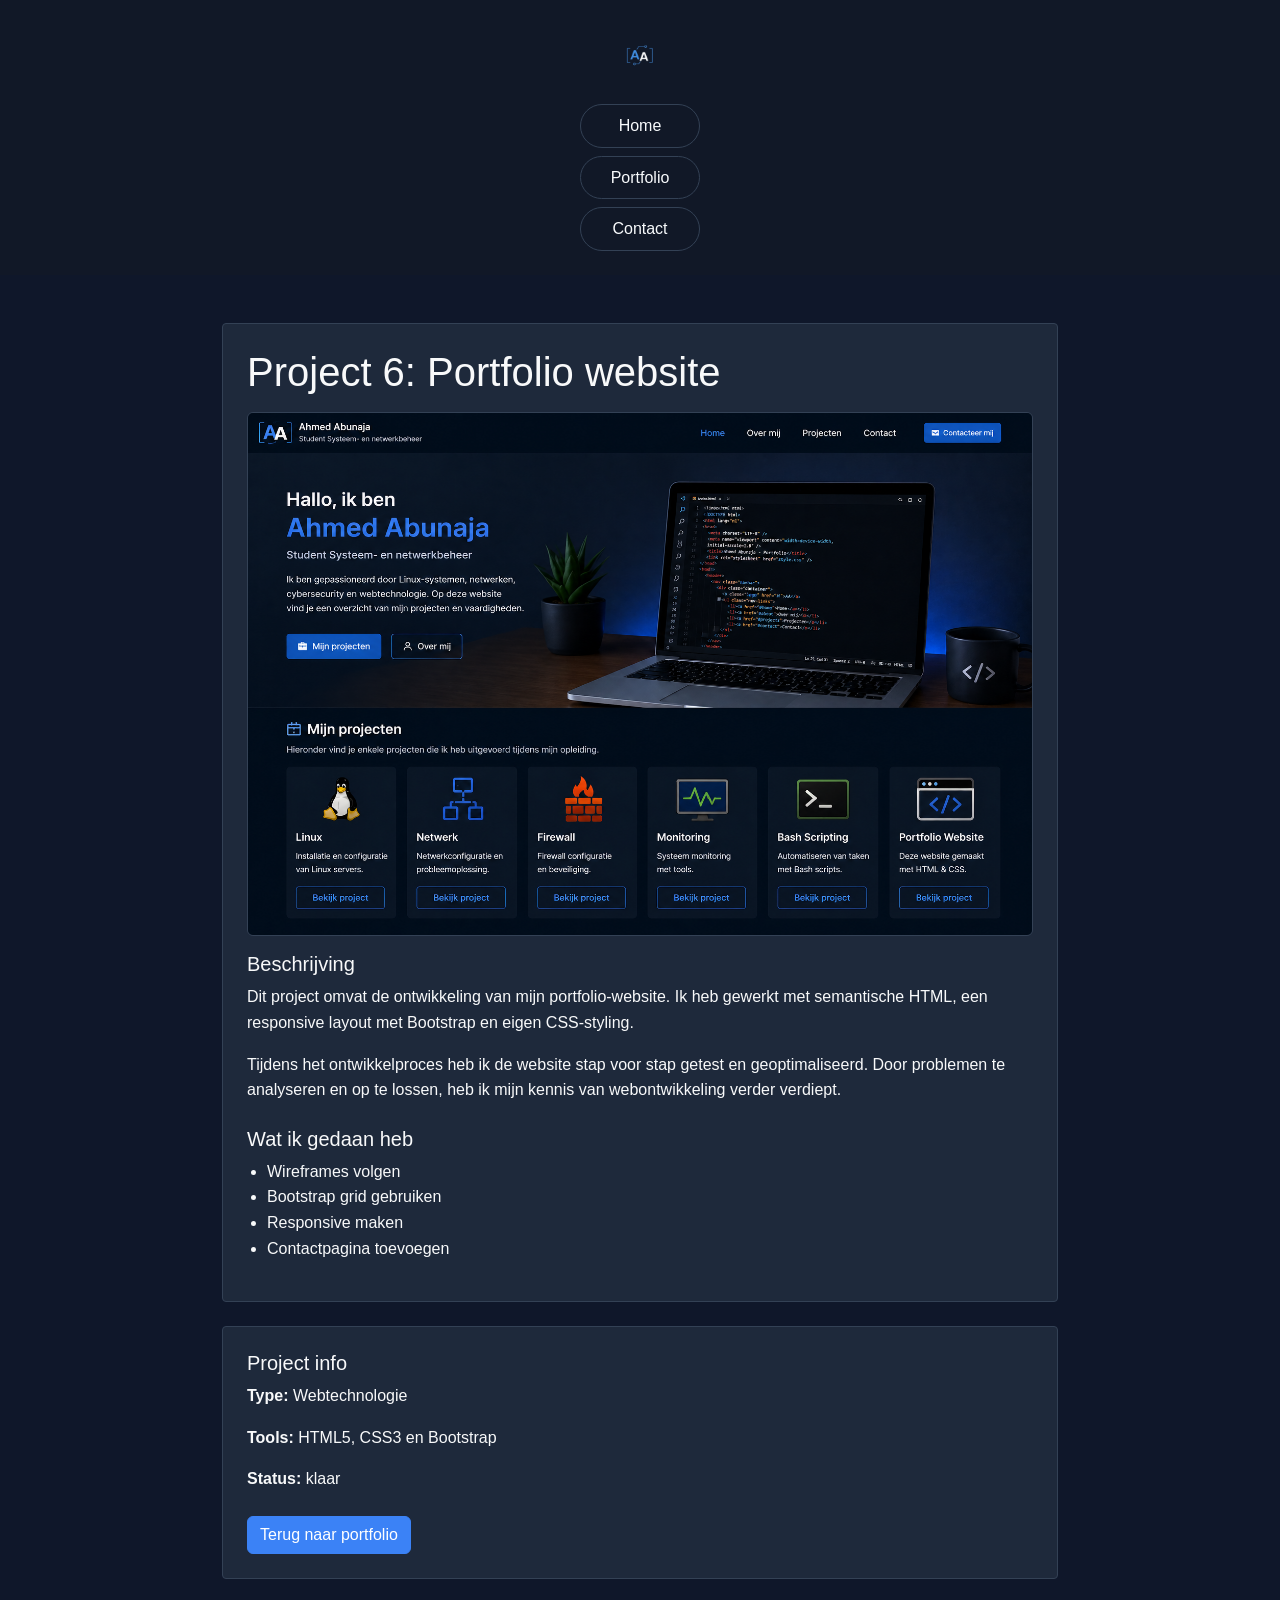
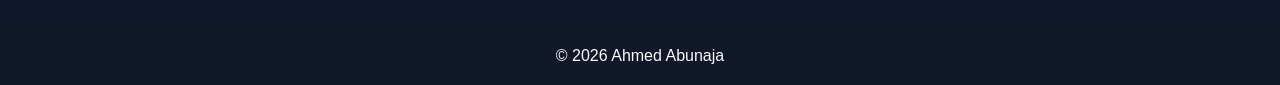
<file: project6.html>
<!doctype html>
<html lang="nl">
  <head>
    <meta charset="UTF-8" />
    <meta name="viewport" content="width=device-width, initial-scale=1.0" />
    <title>Project 6: Portfolio website | Ahmed Abunaja</title>
    <link
      href="https://cdn.jsdelivr.net/npm/bootstrap@5.3.3/dist/css/bootstrap.min.css"
      rel="stylesheet"
    />
    <link rel="stylesheet" href="css/style.css" />
  </head>
  <body class="d-flex flex-column min-vh-100">
    <header class="sticky-top">
      <nav class="navbar navbar-dark site-navbar py-4">
        <div
          class="container d-flex flex-column align-items-center justify-content-center gap-3"
        >
          <a class="navbar-brand m-0 p-0" href="index.html"
            ><img src="assets/images/logo.png" alt="AA logo" class="logo-img"
          /></a>
          <button
            class="navbar-toggler"
            type="button"
            data-bs-toggle="collapse"
            data-bs-target="#mainNav"
          >
            <span class="navbar-toggler-icon"></span>
          </button>
          <div class="collapse navbar-collapse show" id="mainNav">
            <ul class="navbar-nav flex-column align-items-center gap-2 ms-0">
              <li class="nav-item">
                <a
                  class="nav-link rounded-pill text-center px-4"
                  href="index.html"
                  >Home</a
                >
              </li>
              <li class="nav-item">
                <a
                  class="nav-link rounded-pill text-center px-4"
                  href="portfolio.html"
                  >Portfolio</a
                >
              </li>
              <li class="nav-item">
                <a
                  class="nav-link rounded-pill text-center px-4"
                  href="contact.html"
                  >Contact</a
                >
              </li>
            </ul>
          </div>
        </div>
      </nav>
    </header>
    <div class="container py-5 flex-grow-1">
      <div class="d-block">
        <main class="w-100">
          <article class="simple-box p-4 text-light rounded-1 border">
            <h1 class="mb-3">Project 6: Portfolio website</h1>
            <figure>
              <img
                src="assets/images/portfolio.png"
                alt="Linux server screenshot"
                class="img-fluid rounded"
              />
            </figure>
            <h2 class="h5">Beschrijving</h2>
            <p>
              Dit project omvat de ontwikkeling van mijn portfolio-website. Ik
              heb gewerkt met semantische HTML, een responsive layout met
              Bootstrap en eigen CSS-styling.
            </p>
            <p>
              Tijdens het ontwikkelproces heb ik de website stap voor stap
              getest en geoptimaliseerd. Door problemen te analyseren en op te
              lossen, heb ik mijn kennis van webontwikkeling verder verdiept.
            </p>
            <h2 class="h5 mt-4">Wat ik gedaan heb</h2>
            <ul>
              <li>Wireframes volgen</li>
              <li>Bootstrap grid gebruiken</li>
              <li>Responsive maken</li>
              <li>Contactpagina toevoegen</li>
            </ul>
          </article>
        </main>
        <aside class="w-100 mt-4">
          <div class="simple-box p-4 text-light rounded-1 border">
            <h2 class="h5">Project info</h2>
            <p><strong>Type:</strong> Webtechnologie</p>
            <p><strong>Tools:</strong> HTML5, CSS3 en Bootstrap</p>
            <p><strong>Status:</strong> klaar</p>
            <a href="portfolio.html" class="btn btn-primary mt-2"
              >Terug naar portfolio</a
            >
          </div>
        </aside>
      </div>
    </div>
    <footer class="footer-simple py-3 mt-auto text-center">
      <div class="container">
        <p class="mb-0">&copy; <span id="year">2026</span> Ahmed Abunaja</p>
      </div>
    </footer>
    <script src="https://cdn.jsdelivr.net/npm/bootstrap@5.3.3/dist/js/bootstrap.bundle.min.js"></script>
    <script src="js/script.js"></script>
  </body>
</html>
</file>
<file: css/style.css>
body {
  background: #0f172a;
  color: #f8fafc;
  font-family: Arial, sans-serif;
  line-height: 1.6;
}

.container {
  max-width: 860px;
}

.site-navbar,
.footer-simple {
  background: #111827;
  border-color: #334155;
}

header.sticky-top {
  position: static !important;
}

.logo-img {
  height: 64px;
  width: auto;
}

.navbar-toggler {
  display: none;
}

.nav-link {
  color: #f8fafc !important;
  border: 1px solid #334155;
  min-width: 120px;
}

.nav-link:hover,
.nav-link.active {
  background: #3b82f6;
  border-color: #3b82f6;
}

.simple-box,
.hero-box {
  background: #1e293b;
  border-color: #334155 !important;
}

.hero-box {
  border-left: 6px solid #3b82f6 !important;
}

.text-blue,
.project-card a {
  color: #3b82f6;
  font-weight: bold;
}

.btn-primary {
  background: #3b82f6;
  border-color: #3b82f6;
}

.skill-list,
ul {
  padding-left: 20px;
}

figure img,
.img-fluid {
  width: 100%;
  border: 1px solid #334155;
}

.professionele-foto {
  width: 350px;
  height: 250px;
  object-fit: cover;
}

.aside-box {
  height: 450px;
}

.form-control {
  background: #0f172a;
  border-color: #334155;
  color: #f8fafc;
}

.form-control:focus {
  background: #0f172a;
  color: #f8fafc;
  border-color: #3b82f6;
  box-shadow: none;
}

#map {
  height: 300px;
  border: 1px solid #334155;
}

.gegevens-box {
  display: flex;
  align-items: flex-start;
  justify-content: space-between;
  gap: 18px;
}

.gegevens-info {
  flex: 1;
}

.profiel-foto {
  width: 115px;
  height: 115px;
  background: #0f172a;
  border-color: #334155 !important;
}

@media (max-width: 767px) {
  .logo-img {
    height: 48px;
  }

  h1 {
    font-size: 1.75rem;
  }
}

@media (max-width: 575px) {
  .gegevens-box {
    flex-direction: column;
  }

  .profiel-foto {
    width: 130px;
    height: 130px;
  }
}
</file>
